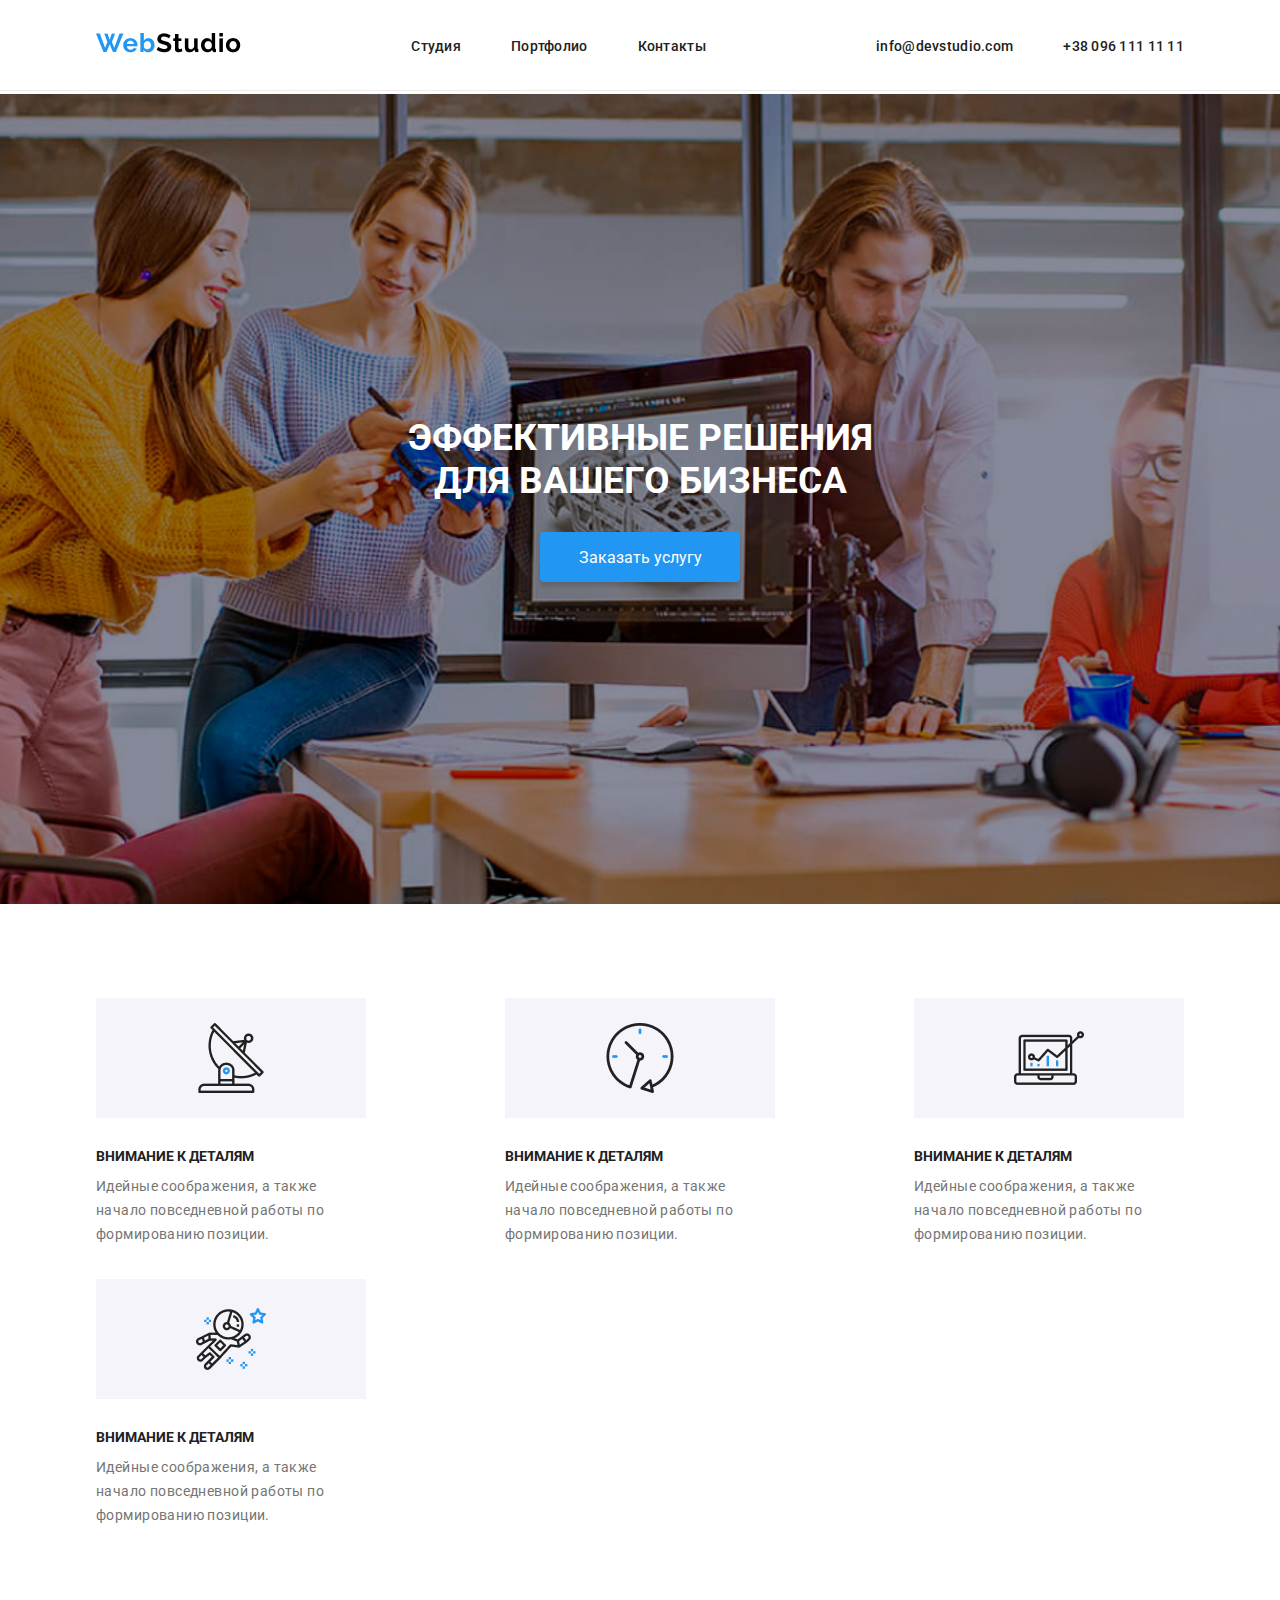
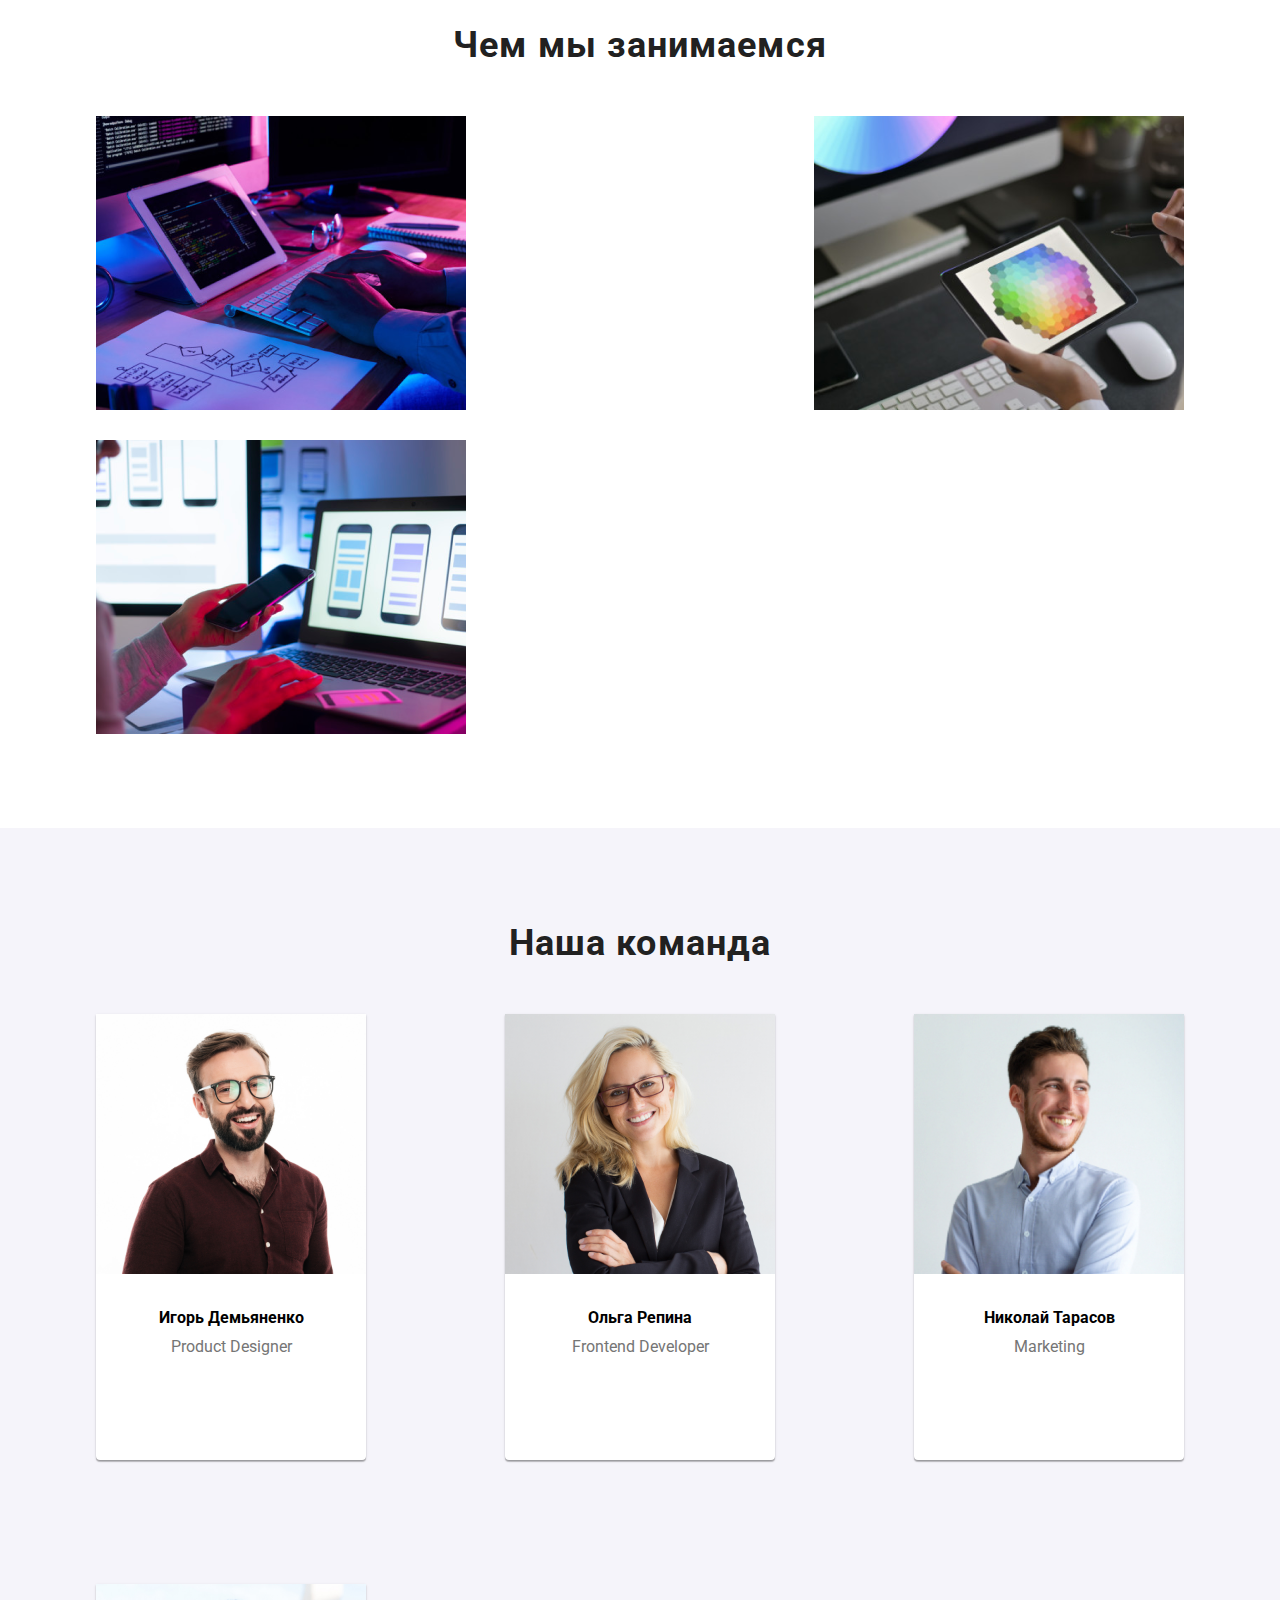
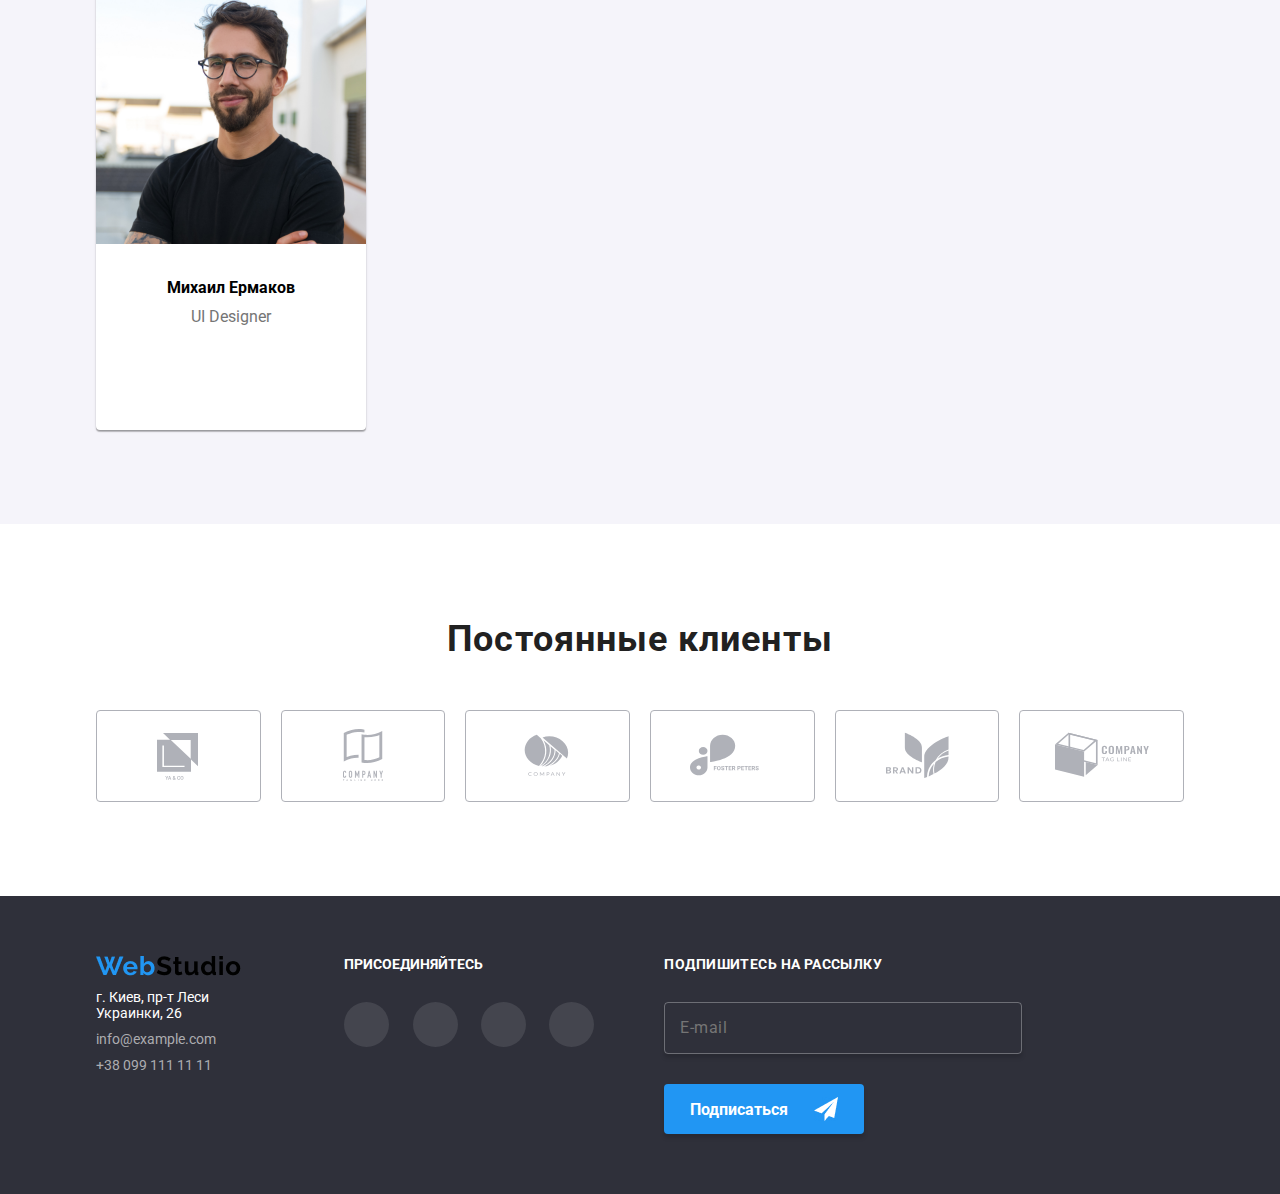
<file: index.html>
<!DOCTYPE html>
<html lang="en">

<head>
    <meta charset="UTF-8">
    <meta http-equiv="X-UA-Compatible" content="IE=edge">
    <meta name="viewport" content="width=device-width, initial-scale=1.0">
    <title>Web studio</title>
    <link rel="stylesheet" href="./css/style.css">
    <link rel="stylesheet" href="https://cdnjs.cloudflare.com/ajax/libs/font-awesome/6.4.2/css/all.min.css"
        integrity="sha512-z3gLpd7yknf1YoNbCzqRKc4qyor8gaKU1qmn+CShxbuBusANI9QpRohGBreCFkKxLhei6S9CQXFEbbKuqLg0DA=="
        crossorigin="anonymous" referrerpolicy="no-referrer" />
</head>

<body>

    <header>

        <nav class="container">

            <div class="web-logo">
                <a href="#"><img src="./images/WebStudio-logo.png" alt=""></a>
            </div>

            <div class="nav-center">
                <ul>
                    <li>
                        <a href="#">Студия</a>
                    </li>
                    <li>
                        <a href="./portfolio/portfolio.html">Портфолио</a>
                    </li>
                    <li>
                        <a href="#">Контакты</a>
                    </li>
                </ul>
            </div>

            <div class="nav-end">
                <ul>
                    <li>
                        <a href="mailto:info@devstudio.com">
                            <i class="fa-regular fa-envelope"></i>
                            info@devstudio.com
                        </a>
                    </li>
                    <li>
                        <a href="tel:+380961111111">
                            <i class="fa-solid fa-mobile-screen"></i>
                            +38 096 111 11 11
                        </a>
                    </li>
                </ul>
            </div>

            <div class="nav-icon">
                <a href="#">
                    <i class="fa-solid fa-bars"></i>
                </a>
            </div>

        </nav>

    </header>

    <main>
        <h1>Эффективные решения <br> для вашего бизнеса</h1>
        <a href="#" class="btn">Заказать услугу</a>
    </main>

    <section class="container">
        <div class="cards">
            <div class="service">
                <div class="service-top"><img src="./images/antenna 1.png" alt=""></div>
                <div class="service-bottom">
                    <h4>Внимание к деталям</h4>
                    <p>Идейные соображения, а также начало повседневной работы по формированию позиции.</p>
                </div>
            </div>
            <div class="service">
                <div class="service-top"><img src="./images/clock 1.png" alt=""></div>
                <div class="service-bottom">
                    <h4>Внимание к деталям</h4>
                    <p>Идейные соображения, а также начало повседневной работы по формированию позиции.</p>
                </div>
            </div>
            <div class="service">
                <div class="service-top"><img src="./images/diagram 1.png" alt=""></div>
                <div class="service-bottom">
                    <h4>Внимание к деталям</h4>
                    <p>Идейные соображения, а также начало повседневной работы по формированию позиции.</p>
                </div>
            </div>
            <div class="service">
                <div class="service-top"><img src="./images/astronaut 1.png" alt=""></div>
                <div class="service-bottom">
                    <h4>Внимание к деталям</h4>
                    <p>Идейные соображения, а также начало повседневной работы по формированию позиции.</p>
                </div>
            </div>
        </div>
    </section>

    <section class="container img-wrap">
        <h2 class="title-text">Чем мы занимаемся</h2>

        <div class="cards">
            <a href="#" class=" img-box"><img src="./images/img1.png" alt="">
                <p>Десктопные приложения</p>
            </a>
            <a href="#" class=" img-box"><img src="./images/img2.png" alt="">
                <p>Мобильные приложения</p>
            </a>
            <a href="#" class=" img-box"><img src="./images/img3.png" alt="">
                <p>Дизайнерские решения</p>
            </a>
        </div>
    </section>

    <section class="section">

        <h2 class="title-text">
            Наша команда
        </h2>

        <div class="cards container">
            <div class="avatar">
                <img src="./images/avatar1.jpg" alt="">
                <div class="avatar-bottom">
                    <h4>Игорь Демьяненко</h4>
                    <p>Product Designer</p>
                    <div class="icons">

                        <a href="#" class="icon">
                            <i class="fa-brands fa-instagram"></i>
                        </a>
                        <a href="#" class="icon">
                            <i class="fa-brands fa-twitter"></i>
                        </a>
                        <a href="#" class="icon">
                            <i class="fa-brands fa-facebook-f"></i>
                        </a>
                        <a href="#" class="icon">
                            <i class="fa-brands fa-linkedin-in"></i>
                        </a>

                    </div>
                </div>
            </div>
            <div class="avatar">
                <img src="./images/avatar2.jpg" alt="">
                <div class="avatar-bottom">
                    <h4>Ольга Репина</h4>
                    <p>Frontend Developer</p>
                    <div class="icons">

                        <a href="#" class="icon">
                            <i class="fa-brands fa-instagram"></i>
                        </a>
                        <a href="#" class="icon">
                            <i class="fa-brands fa-twitter"></i>
                        </a>
                        <a href="#" class="icon">
                            <i class="fa-brands fa-facebook-f"></i>
                        </a>
                        <a href="#" class="icon">
                            <i class="fa-brands fa-linkedin-in"></i>
                        </a>

                    </div>
                </div>
            </div>
            <div class="avatar">
                <img src="./images/avatar3.jpg" alt="">
                <div class="avatar-bottom">
                    <h4>Николай Тарасов</h4>
                    <p>Marketing</p>
                    <div class="icons">

                        <a href="#" class="icon">
                            <i class="fa-brands fa-instagram"></i>
                        </a>
                        <a href="#" class="icon">
                            <i class="fa-brands fa-twitter"></i>
                        </a>
                        <a href="#" class="icon">
                            <i class="fa-brands fa-facebook-f"></i>
                        </a>
                        <a href="#" class="icon">
                            <i class="fa-brands fa-linkedin-in"></i>
                        </a>

                    </div>
                </div>
            </div>
            <div class="avatar">
                <img src="./images/avatar4.jpg" alt="">
                <div class="avatar-bottom">
                    <h4>Михаил Ермаков</h4>
                    <p>UI Designer</p>
                    <div class="icons">

                        <a href="#" class="icon">
                            <i class="fa-brands fa-instagram"></i>
                        </a>
                        <a href="#" class="icon">
                            <i class="fa-brands fa-twitter"></i>
                        </a>
                        <a href="#" class="icon">
                            <i class="fa-brands fa-facebook-f"></i>
                        </a>
                        <a href="#" class="icon">
                            <i class="fa-brands fa-linkedin-in"></i>
                        </a>

                    </div>
                </div>
            </div>
        </div>
    </section>

    <section class="container">

        <h2 class="title-text">Постоянные клиенты</h2>

        <div class="clients">
            <a href="#" class="client">
                <img src="./images/logo1.svg" alt="">
            </a>
            <a href="#" class="client">
                <img src="./images/logo2.svg" alt="">
            </a>
            <a href="#" class="client">
                <img src="./images/logo3.svg" alt="">
            </a>
            <a href="#" class="client">
                <img src="./images/logo4.svg" alt="">
            </a>
            <a href="#" class="client">
                <img src="./images/logo5.svg" alt="">
            </a>
            <a href="#" class="client">
                <img src="./images/logo6.svg" alt="">
            </a>
        </div>

    </section>

    <footer>

        <div class="container">

            <div class="footer-start">

                <a href="#" class="footer-logo">
                    <img src="./images/WebStudio-logo.png" alt="">
                </a>
                <p>г. Киев, пр-т Леси Украинки, 26</p>
                <a href="mailto:info@example.com">info@example.com</a>
                <a href="tel:+380991111111">+38 099 111 11 11</a>

            </div>

            <div class="footer-center">

                <h5>
                    присоединяйтесь
                </h5>

                <div class="icons">

                    <a href="#" class="icon">
                        <i class="fa-brands fa-instagram"></i>
                    </a>
                    <a href="#" class="icon">
                        <i class="fa-brands fa-twitter"></i>
                    </a>
                    <a href="#" class="icon">
                        <i class="fa-brands fa-facebook-f"></i>
                    </a>
                    <a href="#" class="icon">
                        <i class="fa-brands fa-linkedin-in"></i>
                    </a>

                </div>

            </div>

            <div class="footer-end">
                <h4>Подпишитесь на рассылку</h4>
                <div class="footer-mail">
                    <input type="mail" placeholder="E-mail">
                    <a href="#" class="footer-btn">
                        <p>Подписаться</p>
                        <img src="./images/icon send.jpg" alt="">
                    </a>
                </div>
            </div>

        </div>

    </footer>

</body>

</html>
</file>
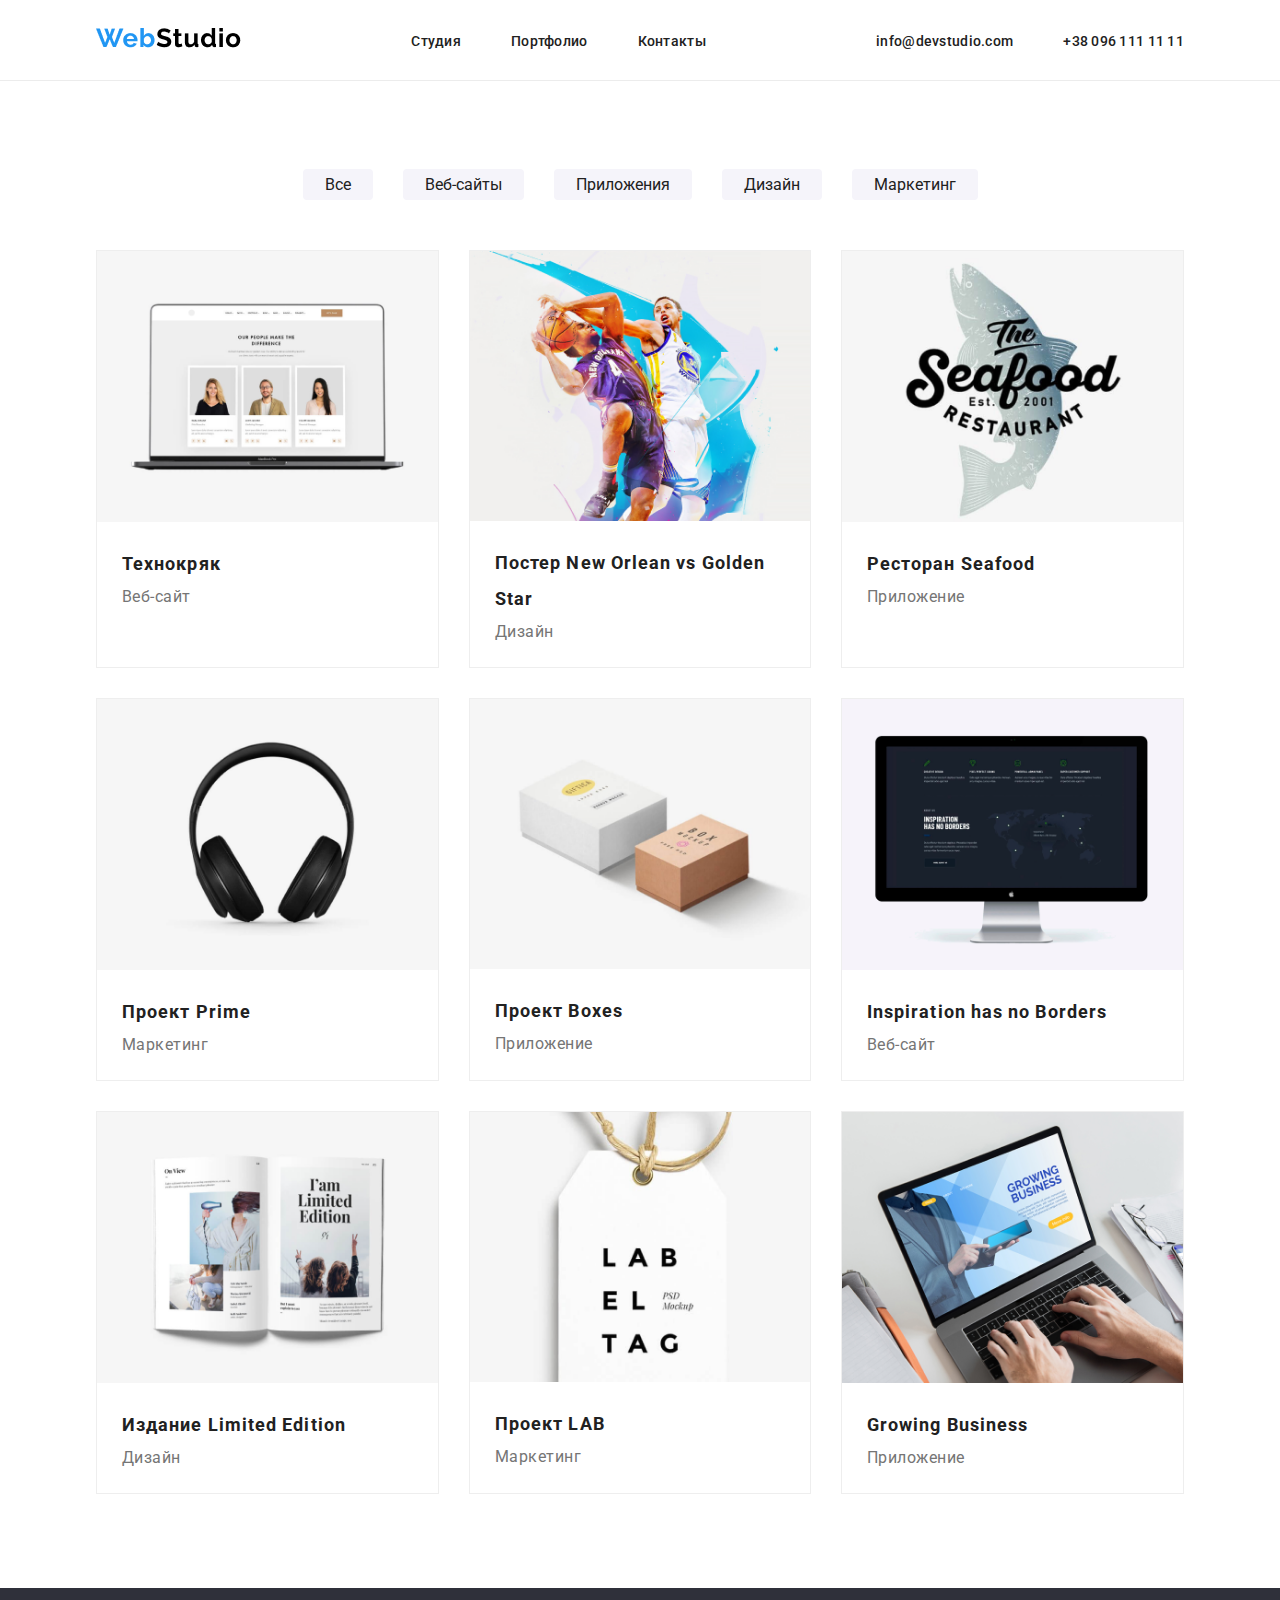
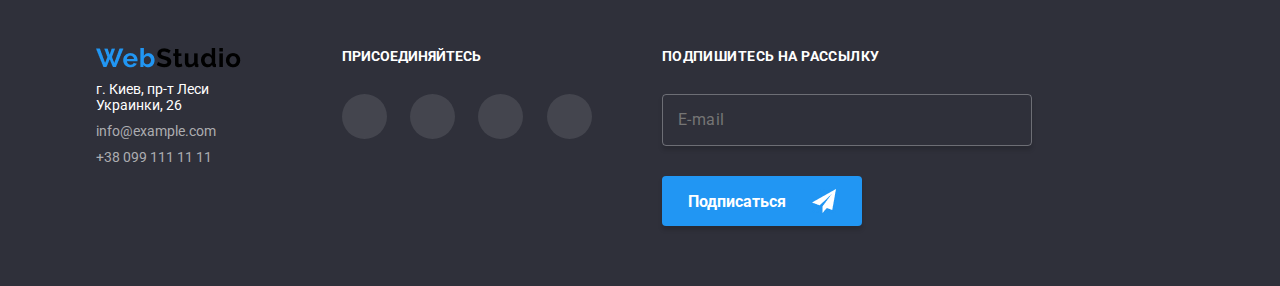
<file: portfolio/portfolio.html>
<!DOCTYPE html>
<html lang="en">

<head>
    <meta charset="UTF-8">
    <meta http-equiv="X-UA-Compatible" content="IE=edge">
    <meta name="viewport" content="width=device-width, initial-scale=1.0">
    <title>Web studio</title>

    <link rel="stylesheet" href="./css/style.css">
    <link rel="stylesheet" href="https://cdnjs.cloudflare.com/ajax/libs/font-awesome/6.4.2/css/all.min.css"
        integrity="sha512-z3gLpd7yknf1YoNbCzqRKc4qyor8gaKU1qmn+CShxbuBusANI9QpRohGBreCFkKxLhei6S9CQXFEbbKuqLg0DA=="
        crossorigin="anonymous" referrerpolicy="no-referrer" />
</head>

<body>

    <header>

        <nav class="container">

            <div class="web-logo">
                <a href="../index.html"><img src="./images/WebStudio-logo.png" alt=""></a>
            </div>

            <div class="nav-center">
                <ul>
                    <li>
                        <a href="#">Студия</a>
                    </li>
                    <li>
                        <a href="#">Портфолио</a>
                    </li>
                    <li>
                        <a href="#">Контакты</a>
                    </li>
                </ul>
            </div>

            <div class="nav-end">
                <ul>
                    <li>
                        <a href="mailto:info@devstudio.com">
                            <i class="fa-regular fa-envelope"></i>
                            info@devstudio.com
                        </a>
                    </li>
                    <li>
                        <a href="tel:+380961111111">
                            <i class="fa-solid fa-mobile-screen"></i>
                            +38 096 111 11 11
                        </a>
                    </li>
                </ul>
            </div>

            <div class="nav-icon">
                <a href="#">
                    <i class="fa-solid fa-bars"></i>
                </a>
            </div>


        </nav>

    </header>

    <section class="container">

        <ul class="menu">
            <li>
                <a href="#">Все</a>
            </li>

            <li>
                <a href="#">Веб-сайты</a>
            </li>

            <li>
                <a href="#">Приложения</a>
            </li>

            <li>
                <a href="#">Дизайн</a>
            </li>

            <li>
                <a href="#">Маркетинг</a>
            </li>
        </ul>

        <div class="products">

            <div class="product">
                <div class="product-header">
                    <img src="./images/product1.png" alt="">
                <div class="product-text">
                    <p>Ресурс предлагает комплексные предложения с разным уровнем функционала и сервисов. Все это
                        позволит посетителю получить исчерпывающие сведения о компании или частном лице.</p>
                </div>
                </div>
                <div class="product-footer">
                    <h4>Технокряк</h4>
                    <p>Веб-сайт</p>
                </div>
            </div>

            <div class="product">
                <div class="product-header">
                    <img src="./images/product2.png" alt="">
                    <div class="product-text">
                        <p>Ресурс предлагает комплексные предложения с разным уровнем функционала и сервисов. Все это
                            позволит посетителю получить исчерпывающие сведения о компании или частном лице.</p>
                    </div>
                </div>
                <div class="product-footer">
                    <h4>Постер New Orlean vs Golden Star</h4>
                    <p>Дизайн</p>
                </div>
            </div>

            <div class="product">
                <div class="product-header">
                    <img src="./images/product3.png" alt="">
                    <div class="product-text">
                        <p>Ресурс предлагает комплексные предложения с разным уровнем функционала и сервисов. Все это
                            позволит посетителю получить исчерпывающие сведения о компании или частном лице.</p>
                    </div>
                </div>
                <div class="product-footer">
                    <h4>Ресторан Seafood</h4>
                    <p>Приложение</p>
                </div>
            </div>

            <div class="product">
                <div class="product-header">
                    <img src="./images/product4.png" alt="">
                    <div class="product-text">
                        <p>Ресурс предлагает комплексные предложения с разным уровнем функционала и сервисов. Все это
                            позволит посетителю получить исчерпывающие сведения о компании или частном лице.</p>
                    </div>
                </div>
                <div class="product-footer">
                    <h4>Проект Prime</h4>
                    <p>Маркетинг</p>
                </div>
            </div>
            
            <div class="product">
                <div class="product-header">
                    <img src="./images/product5.png" alt="">
                    <div class="product-text">
                        <p>Ресурс предлагает комплексные предложения с разным уровнем функционала и сервисов. Все это
                            позволит посетителю получить исчерпывающие сведения о компании или частном лице.</p>
                    </div>
                </div>
                <div class="product-footer">
                    <h4>Проект Boxes</h4>
                    <p>Приложение</p>
                </div>
            </div>

            <div class="product">
                <div class="product-header">
                    <img src="./images/product6.png" alt="">
                    <div class="product-text">
                        <p>Ресурс предлагает комплексные предложения с разным уровнем функционала и сервисов. Все это
                            позволит посетителю получить исчерпывающие сведения о компании или частном лице.</p>
                    </div>
                </div>
                <div class="product-footer">
                    <h4>Inspiration has no Borders</h4>
                    <p>Веб-сайт</p>
                </div>
            </div>

            <div class="product">
                <div class="product-header">
                    <img src="./images/product7.png" alt="">
                    <div class="product-text">
                        <p>Ресурс предлагает комплексные предложения с разным уровнем функционала и сервисов. Все это
                            позволит посетителю получить исчерпывающие сведения о компании или частном лице.</p>
                    </div>
                </div>
                <div class="product-footer">
                    <h4>Издание Limited Edition</h4>
                    <p>Дизайн</p>
                </div>
            </div>

            <div class="product">
                <div class="product-header">
                    <img src="./images/product8.png" alt="">
                    <div class="product-text">
                        <p>Ресурс предлагает комплексные предложения с разным уровнем функционала и сервисов. Все это
                            позволит посетителю получить исчерпывающие сведения о компании или частном лице.</p>
                    </div>
                </div>
                <div class="product-footer">
                    <h4>Проект LAB</h4>
                    <p>Маркетинг</p>
                </div>
            </div>

            <div class="product">
                <div class="product-header">
                    <img src="./images/product9.png" alt="">
                    <div class="product-text">
                        <p>Ресурс предлагает комплексные предложения с разным уровнем функционала и сервисов. Все это
                            позволит посетителю получить исчерпывающие сведения о компании или частном лице.</p>
                    </div>
                </div>
                <div class="product-footer">
                    <h4>Growing Business</h4>
                    <p>Приложение</p>
                </div>
            </div>

        </div>

    </section>

    <footer>

        <div class="container">

            <div class="footer-start">

                <a href="#" class="footer-logo">
                    <img src="./images/WebStudio-logo.png" alt="">
                </a>
                <p>г. Киев, пр-т Леси Украинки, 26</p>
                <a href="mailto:info@example.com">info@example.com</a>
                <a href="tel:+380991111111">+38 099 111 11 11</a>

            </div>

            <div class="footer-center">

                <h5>
                    присоединяйтесь
                </h5>

                <div class="icons">

                    <a href="#" class="icon">
                        <i class="fa-brands fa-instagram"></i>
                    </a>
                    <a href="#" class="icon">
                        <i class="fa-brands fa-twitter"></i>
                    </a>
                    <a href="#" class="icon">
                        <i class="fa-brands fa-facebook-f"></i>
                    </a>
                    <a href="#" class="icon">
                        <i class="fa-brands fa-linkedin-in"></i>
                    </a>

                </div>

            </div>

            <div class="footer-end">
                <h4>Подпишитесь на рассылку</h4>
                <div class="footer-mail">
                    <input type="mail" placeholder="E-mail">
                    <a href="#" class="footer-btn">
                        <p>Подписаться</p>
                        <img src="../images/icon send.jpg" alt="">
                    </a>
                </div>
            </div>

        </div>

    </footer>

</body>

</html>
</file>
<file: css/style.css>
@import url('https://fonts.googleapis.com/css2?family=Roboto:wght@400;700;900&display=swap');

* {
    margin: 0;
    padding: 0;
    box-sizing: border-box;
    font-family: "Roboto", sans-serif;
}

.container {
    width: 85%;
    margin: 0 auto;
}

header {
    border-bottom: 1px solid #ECECEC;
    margin-bottom: 3px;
}

nav {
    display: flex;
    justify-content: space-between;
    align-items: center;
    height: 10vh;
}

.nav-center ul,
.nav-end ul {
    display: flex;
    list-style: none;
    justify-content: space-between;
    gap: 50px;
    flex-direction: row;
}

.nav-center ul a,
.nav-end ul a {
    text-decoration: none;
    color: #212121;
    transition: 0.2s;
    font-size: 14px;
    font-weight: 500;
    letter-spacing: 0.28px;
    padding-bottom: 30px;
    border-bottom: 3px solid transparent;

}

.nav-center ul a:hover {
    color: #2196F3;
    transition: 0.2s;
    border-bottom: 3px solid #2196F3;
}

.nav-end ul a:hover,
.nav-icon i:hover {
    color: #2196F3;
    transition: 0.2s;
}

.nav-icon {
    display: none;
}

.nav-icon i {
    font-size: 40px;
    color: #757575;
    text-decoration: none;
}


main {
    width: 100%;
    height: 90vh;
    background-image: url("../images/main-img.jpg");
    background-repeat: no-repeat;
    background-position: center;
    background-size: cover;
    display: flex;
    flex-direction: column;
    justify-content: center;
    align-items: center;
    color: #fff;
    gap: 30px;
    margin-bottom: 94px;
}

main h1 {
    color: #FFF;
    text-align: center;
    font-size: 2.3rem;
    font-weight: 700;
    text-transform: uppercase;
}

main .btn {
    width: 200px;
    height: 50px;
    flex-shrink: 0;
    border-radius: 4px;
    background: #2196F3;
    box-shadow: 0px 4px 4px 0px rgba(0, 0, 0, 0.15);
    display: flex;
    justify-content: center;
    align-items: center;
    color: #fff;
    text-decoration: none;
    transition: 0.2s;
    font-size: 1rem
}

main .btn:hover {
    transform: translateY(-2px);
    transition: 0.2s;
}

main .btn:active {
    transform: translateY(2px);
    transition: 0.2s;
}

.cards {
    display: flex;
    justify-content: space-between;
    align-items: center;
    flex-wrap: wrap;
    gap: 30px;
    margin-bottom: 94px;
}

.service {
    width: 270px;
    height: 251px;
}

.service .service-top {
    width: 270px;
    height: 120px;
    display: flex;
    justify-content: center;
    align-items: center;
    background-color: #f5f4fa;
}

.service .service-bottom h4 {
    color: #212121;
    font-size: 14px;
    font-weight: 700;
    text-transform: uppercase;
    margin: 30px 0 10px;
}

.service .service-bottom p {
    color: #757575;
    font-size: 14px;
    font-weight: 400;
    line-height: 24px;
    letter-spacing: 0.42px;
}


.title-text {
    color: #212121;
    text-align: center;
    font-size: 36px;
    font-weight: 700;
    letter-spacing: 1.08px;
    margin-bottom: 50px;
}

.img-box {
    width: 370px;
    height: 294px;
    transition: 0.3s;
}

.img-box p {
    width: 370px;
    height: 70px;
    flex-shrink: 0;
    background: rgba(47, 48, 58, 0.80);
    display: flex;
    justify-content: center;
    align-items: center;
    color: #fff;
    font-weight: 700;
    font-size: 14px;
    text-transform: uppercase;
    transform: translateY(-75px);
    opacity: 0;
    transition: 0.2s;
}

.img-box:hover p {
    opacity: 1;
    transition: 0.5s;
}



.section {
    background-color: #f5f4fa;
    width: 100%;
    padding-top: 94px;
}

.avatar {
    text-align: center;
    background-color: #fff;
    width: 270px;
    border-radius: 0px 0px 4px 4px;
    background: #FFF;
    box-shadow: 0px 2px 1px 0px rgba(0, 0, 0, 0.20), 0px 1px 1px 0px rgba(0, 0, 0, 0.14), 0px 1px 3px 0px rgba(0, 0, 0, 0.12);
    cursor: pointer;
    margin-bottom: 94px;
    transform: 0.2s;

}

.avatar:hover {
    box-shadow: 1px 4px 6px 0px rgba(0, 0, 0, 0.16), 0px 4px 4px 0px rgba(0, 0, 0, 0.06), 0px 1px 1px 0px rgba(0, 0, 0, 0.12);
    transform: 0.2s;
}

.avatar img {
    width: 270px;
    margin-bottom: 30px;
}

.avatar p {
    margin: 10px 0 30px;
    color: #757575;
    font-style: normal;
    font-weight: 400;
}

.avatar .icons {
    display: flex;
    justify-content: space-evenly;
    margin-bottom: 30px;
}

.avatar .icon {
    width: 44px;
    height: 44px;
    color: #AFB1B8;
    display: flex;
    justify-content: center;
    align-items: center;
    text-decoration: none;
    border-radius: 50%;
    transition: 0.2s;
}

.avatar .icon:hover {
    background-color: #2196F3;
    transition: 0.2s;
    color: #fff;
}

.clients {
    display: flex;
    justify-content: space-between;
    align-items: center;
    gap: 20px;
    margin-bottom: 94px;
}


.client {
    width: 170px;
    height: 92px;
    border-radius: 4px;
    border: 1px solid #AFB1B8;
    display: flex;
    justify-content: center;
    align-items: center;
}

.client:hover {
    filter: invert(58%) sepia(93%) saturate(4225%) hue-rotate(187deg) brightness(102%) contrast(91%);
}


footer {
    background-color: #2F303A;
    padding: 60px 0;
}

footer .container {
    display: flex;
    gap: 70px;
}

footer .footer-start {
    display: flex;
    flex-direction: column;
    gap: 10px;
}

footer .footer-start p {
    color: #FFF;
    font-size: 14px;
    font-weight: 400;
}

footer .footer-start a {
    color: #acacb0;
    text-decoration: none;
    font-size: 14px;
}

footer .footer-center h5 {
    color: #FFF;
    font-size: 14px;
    text-transform: uppercase;
    margin-bottom: 30px;
}

footer .icons {
    display: flex;
    justify-content: space-between;
    align-items: center;
    width: 250px;
}

footer .icon {
    display: flex;
    justify-content: center;
    align-items: center;
    color: #fff;
    background-color: #44454e;
    width: 45px;
    height: 45px;
    border-radius: 50%;
    text-decoration: none;
    transition: 0.3s;
}

footer .icon:hover {
    background-color: #2196F3;
    transition: 0.3s;
}

.footer-end h4 {
    color: #FFF;
    font-family: Roboto;
    font-size: 14px;
    font-style: normal;
    font-weight: 700;
    line-height: normal;
    letter-spacing: 0.42px;
    text-transform: uppercase;
    margin-bottom: 30px;
}

.footer-mail {
    display: flex;
    align-items: center;
    flex-wrap: wrap;
    gap: 30px;
}

.footer-mail input {
    width: 358px;
    border-radius: 4px;
    border: 1px solid rgba(255, 255, 255, 0.30);
    background: rgba(33, 150, 243, 0.00);
    box-shadow: 0px 4px 4px 0px rgba(0, 0, 0, 0.15);
    color: rgba(255, 255, 255, 0.60);
    font-size: 16px;
    font-weight: 400;
    line-height: 20px;
    letter-spacing: 0.48px;
    outline: none;
    padding: 15px;
}

.footer-btn {
    display: flex;
    align-items: center;
    justify-content: space-evenly;
    width: 200px;
    height: 50px;
    color: #fff;
    border-radius: 4px;
    background: #2196F3;
    box-shadow: 0px 4px 4px 0px rgba(0, 0, 0, 0.15);
    font-size: 16px;
    font-weight: 700;
    text-decoration: none;
    transition: 0.3s;
}

.footer-btn:hover {
    transform: translateX(5px);
}

.footer-btn:active {
    transform: translateX(-5px);
}


@media only screen and (max-width: 992px) {
    .nav-end ul {
        flex-direction: column;
        gap: 10px;
    }

    .img-wrap {
        display: none;
    }

    .clients {
        flex-wrap: wrap;
    }

    footer .container {
        justify-content: center;
        flex-wrap: wrap;
    }

    .footer-end h4 {
        text-align: center;
    }

    .footer-mail {
        flex-direction: column;
    }

}

@media only screen and (max-width: 768px) {

    .nav-center, .nav-end{
        display: none;
    }

    .nav-icon{
        display: block;
    }

    .cards{
        justify-content: center;
    }

    .footer-mail input{
        width: 350px;
    }
}

@media only screen and (max-width: 571px) {
    .clients{
        justify-content: center;
    }
}
</file>
<file: portfolio/css/style.css>
@import url('https://fonts.googleapis.com/css2?family=Roboto:wght@400;700;900&display=swap');

* {
    margin: 0;
    padding: 0;
    box-sizing: border-box;
    font-family: "Roboto", sans-serif;
}

.container {
    width: 85%;
    margin: 0 auto;
}

header {
    border-bottom: 1px solid #ECECEC;
    margin-bottom: 94px;
}

nav {
    display: flex;
    justify-content: space-between;
    align-items: center;
    height: 80px;
}

.nav-center ul,
.nav-end ul {
    display: flex;
    list-style: none;
    justify-content: space-between;
    gap: 50px;
    flex-direction: row;
}

.nav-center ul a,
.nav-end ul a {
    text-decoration: none;
    color: #212121;
    transition: 0.2s;
    font-size: 14px;
    font-weight: 500;
    letter-spacing: 0.28px;
    padding-bottom: 30px;
    border-radius: 0 0 5px 5px;
    border-bottom: 4px solid transparent;

}

.nav-center ul a:hover {
    color: #2196F3;
    transition: 0.2s;
    border-bottom: 4px solid #2196F3;
    border-radius: 0 0 5px 5px;
}

.nav-end ul a:hover {
    color: #2196F3;
    transition: 0.2s;
    border-radius: 0 0 5px 5px;
}


.nav-end ul a:hover,
.nav-icon i:hover {
    color: #2196F3;
    transition: 0.2s;
}

.nav-icon {
    display: none;
}

.nav-icon i {
    font-size: 40px;
    color: #757575;
    text-decoration: none;
}


.menu {
    display: flex;
    list-style: none;
    justify-content: center;
    gap: 30px;
    margin-bottom: 56px;
}

.menu a {
    text-decoration: none;
    color: #212121;
    font-size: 16px;
    border-radius: 4px;
    background-color: #F5F4FA;
    padding: 6px 22px;
    transition: 0.3s;
}

.menu a:hover {
    background-color: #2196F3;
    color: #fff;
    transition: 0.3s;
    box-shadow: 0px 2px 2px 0px rgba(0, 0, 0, 0.12), 0px 1px 2px 0px rgba(0, 0, 0, 0.08), 0px 3px 1px 0px rgba(0, 0, 0, 0.10);
}

.products {
    display: grid;
    grid-template-columns: auto auto auto;
    justify-content: space-between;
    gap: 30px;
    margin-bottom: 94px;
}

.product {
    cursor: pointer;
    border: 1px solid #EEE;
    transition: 0.4s;
}

.product img {
    width: 100%;
}

.product:hover {
    box-shadow: 1px 4px 6px 0px rgba(0, 0, 0, 0.16), 0px 4px 4px 0px rgba(0, 0, 0, 0.06), 0px 1px 1px 0px rgba(0, 0, 0, 0.12);
    transition: 0.2s;
}

.product:hover .product-text {
    display: flex;
    transition: 0.4s;
    opacity: 1;
}

.product .product-header {
    position: relative;
}

.product .product-text {
    width: 100%;
    height: 294px;
    background: rgba(33, 150, 243, 0.90);
    opacity: 0;
    position: absolute;
    top: 0;
    z-index: 111;
    padding: 65px 25px;
    transition: 0.4s;
}

.product .product-text p {
    top: 65px;
    left: 25px;
    font-size: 16px;
    line-height: 28px;
    letter-spacing: 0.54px;
    color: #fff;
}

.product .product-footer {
    padding: 20px 25px;
}

.product .product-footer h4 {
    color: #212121;
    font-size: 18px;
    line-height: 36px;
    letter-spacing: 1.08px;
}

.product .product-footer p {
    color: #757575;
    font-size: 16px;
    font-weight: 400;
    line-height: 30px;
    letter-spacing: 0.48px;
}

footer {
    background-color: #2F303A;
    padding: 60px 0;
}

footer .container {
    display: flex;
    gap: 70px;
}

footer .footer-start {
    display: flex;
    flex-direction: column;
    gap: 10px;
}

footer .footer-start p {
    color: #FFF;
    font-size: 14px;
    font-weight: 400;
}

footer .footer-start a {
    color: #acacb0;
    text-decoration: none;
    font-size: 14px;
}

footer .footer-center h5 {
    color: #FFF;
    font-size: 14px;
    text-transform: uppercase;
    margin-bottom: 30px;
}

footer .icons {
    display: flex;
    justify-content: space-between;
    align-items: center;
    width: 250px;
}

footer .icon {
    display: flex;
    justify-content: center;
    align-items: center;
    color: #fff;
    background-color: #44454e;
    width: 45px;
    height: 45px;
    border-radius: 50%;
    text-decoration: none;
    transition: 0.3s;
}

footer .icon:hover {
    background-color: #2196F3;
    transition: 0.3s;
}

.footer-end h4 {
    color: #FFF;
    font-family: Roboto;
    font-size: 14px;
    font-style: normal;
    font-weight: 700;
    line-height: normal;
    letter-spacing: 0.42px;
    text-transform: uppercase;
    margin-bottom: 30px;
}

.footer-mail {
    display: flex;
    align-items: center;
    flex-wrap: wrap;
    gap: 30px;
}

.footer-mail input {
    width: 370px;
    border-radius: 4px;
    border: 1px solid rgba(255, 255, 255, 0.30);
    background: rgba(33, 150, 243, 0.00);
    box-shadow: 0px 4px 4px 0px rgba(0, 0, 0, 0.15);
    color: rgba(255, 255, 255, 0.60);
    font-size: 16px;
    font-weight: 400;
    line-height: 20px;
    letter-spacing: 0.48px;
    outline: none;
    padding: 15px;
}

.footer-btn {
    display: flex;
    align-items: center;
    justify-content: space-evenly;
    width: 200px;
    height: 50px;
    color: #fff;
    border-radius: 4px;
    background: #2196F3;
    box-shadow: 0px 4px 4px 0px rgba(0, 0, 0, 0.15);
    font-size: 16px;
    font-weight: 700;
    text-decoration: none;
    transition: 0.3s;
}

.footer-btn:hover {
    transform: translateX(5px);
}

.footer-btn:active {
    transform: translateX(-5px);
}

@media only screen and (max-width: 992px) {
    .nav-end ul {
        flex-direction: column;
        gap: 10px;
    }

    .img-wrap {
        display: none;
    }

    .clients {
        flex-wrap: wrap;
    }

    footer .container {
        justify-content: center;
        flex-wrap: wrap;
    }

    .footer-end h4 {
        text-align: center;
    }

    .footer-mail {
        flex-direction: column;
    }

    .products {
        grid-template-columns: auto auto;
    }
}

@media only screen and (max-width: 768px) {

    .nav-center,
    .nav-end {
        display: none;
    }

    .nav-icon {
        display: block;
    }

    .menu {
        flex-wrap: wrap;
        justify-content: start;
    }

}

@media only screen and (max-width: 656px) {
    footer .container {
        width: 100%;
    }

    .products {
        justify-content: center;
        grid-template-columns: auto;
    }

    .footer-mail input {
        width: 350px;
    }
}
</file>
